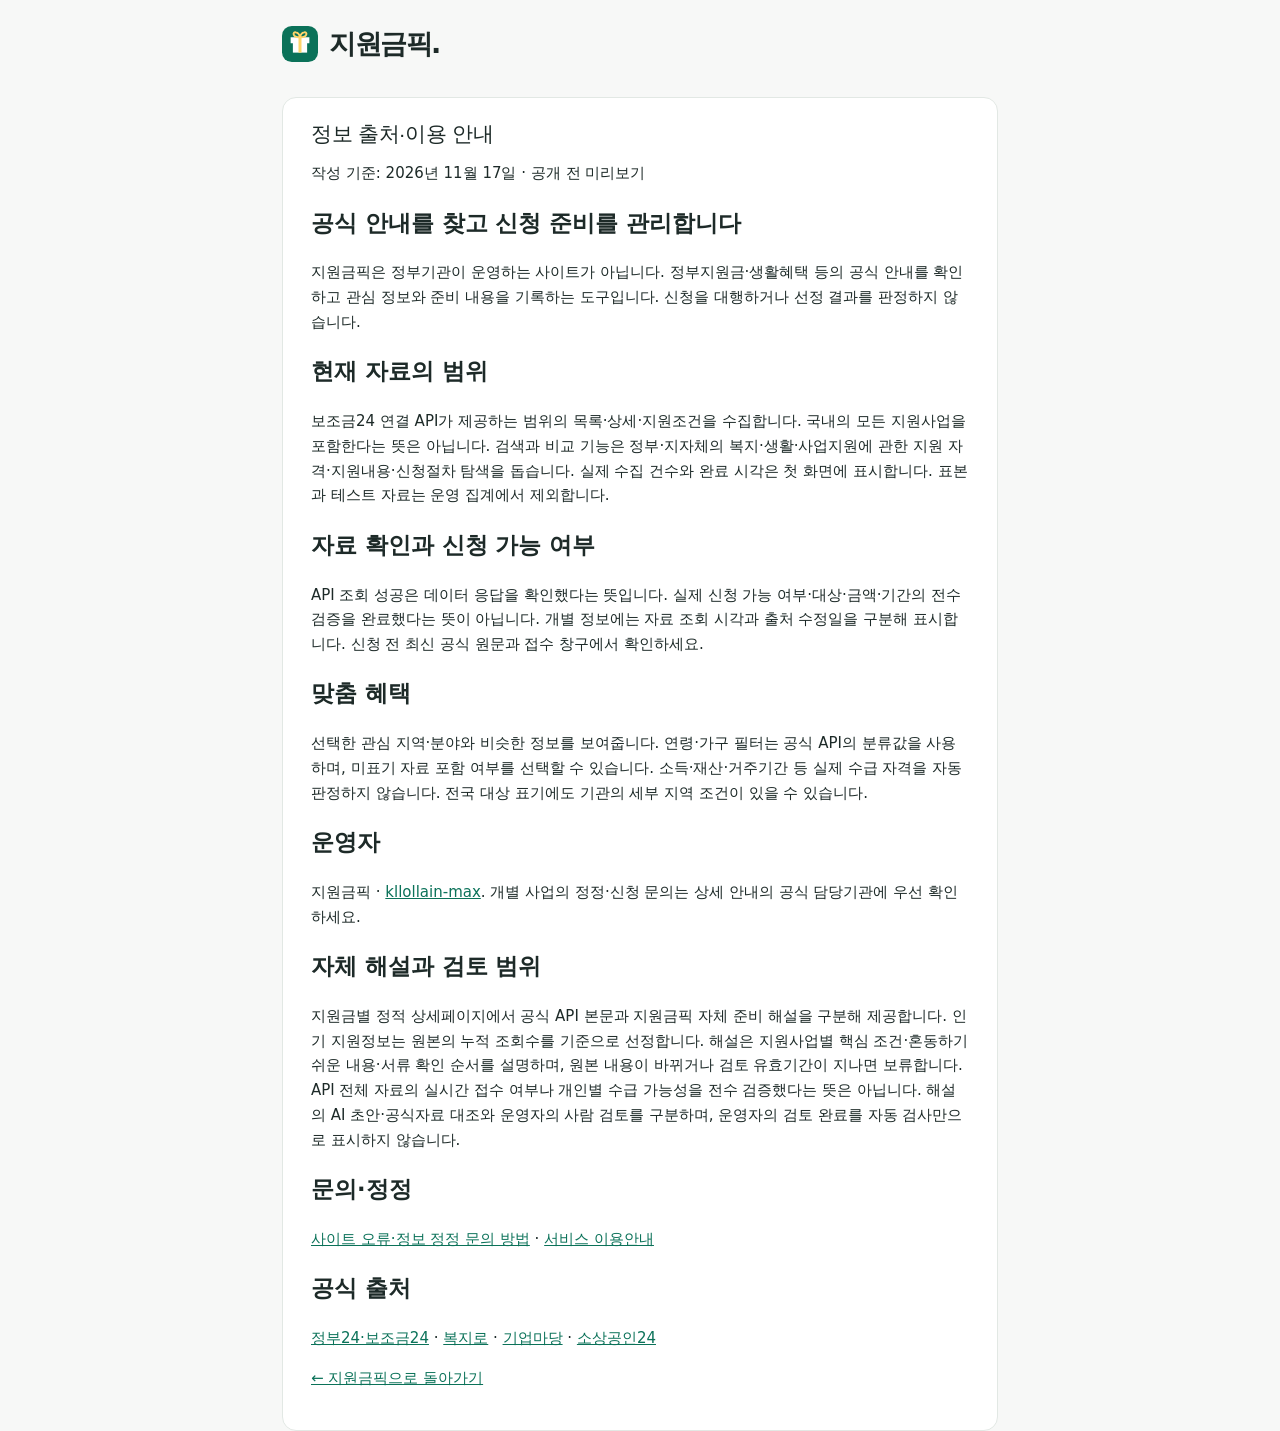
<file: about.html>
<!doctype html><html lang="ko" data-theme="light"><head><meta charset="utf-8"><meta name="viewport" content="width=device-width,initial-scale=1"><meta name="robots" content="noindex,nofollow"><title>정보 출처·이용 안내 | 지원금픽</title><link rel="icon" href="icon.svg"><link rel="stylesheet" href="careerpick-base.css"><link rel="stylesheet" href="styles.css"></head><body><main class="site-shell detail-section"><header class="header"><a class="brand" href="./"><img src="icon.svg" width="36" height="36" alt=""><strong>지원금픽.</strong></a></header><article class="detail-block"><h1>정보 출처·이용 안내</h1><p>작성 기준: 2026년 11월 17일 · 공개 전 미리보기</p><h2>공식 안내를 찾고 신청 준비를 관리합니다</h2><p>지원금픽은 정부기관이 운영하는 사이트가 아닙니다. 정부지원금·생활혜택 등의 공식 안내를 확인하고 관심 정보와 준비 내용을 기록하는 도구입니다. 신청을 대행하거나 선정 결과를 판정하지 않습니다.</p><h2>현재 자료의 범위</h2><p>보조금24 연결 API가 제공하는 범위의 목록·상세·지원조건을 수집합니다. 국내의 모든 지원사업을 포함한다는 뜻은 아닙니다. 검색과 비교 기능은 정부·지자체의 복지·생활·사업지원에 관한 지원 자격·지원내용·신청절차 탐색을 돕습니다. 실제 수집 건수와 완료 시각은 첫 화면에 표시합니다. 표본과 테스트 자료는 운영 집계에서 제외합니다.</p><h2>자료 확인과 신청 가능 여부</h2><p>API 조회 성공은 데이터 응답을 확인했다는 뜻입니다. 실제 신청 가능 여부·대상·금액·기간의 전수 검증을 완료했다는 뜻이 아닙니다. 개별 정보에는 자료 조회 시각과 출처 수정일을 구분해 표시합니다. 신청 전 최신 공식 원문과 접수 창구에서 확인하세요.</p><h2>맞춤 혜택</h2><p>선택한 관심 지역·분야와 비슷한 정보를 보여줍니다. 연령·가구 필터는 공식 API의 분류값을 사용하며, 미표기 자료 포함 여부를 선택할 수 있습니다. 소득·재산·거주기간 등 실제 수급 자격을 자동 판정하지 않습니다. 전국 대상 표기에도 기관의 세부 지역 조건이 있을 수 있습니다.</p><h2>운영자</h2><p>지원금픽 · <a href="https://github.com/kllollain-max" target="_blank" rel="noopener noreferrer">kllollain-max</a>. 개별 사업의 정정·신청 문의는 상세 안내의 공식 담당기관에 우선 확인하세요.</p><h2>자체 해설과 검토 범위</h2><p>지원금별 정적 상세페이지에서 공식 API 본문과 지원금픽 자체 준비 해설을 구분해 제공합니다. 인기 지원정보는 원본의 누적 조회수를 기준으로 선정합니다. 해설은 지원사업별 핵심 조건·혼동하기 쉬운 내용·서류 확인 순서를 설명하며, 원본 내용이 바뀌거나 검토 유효기간이 지나면 보류합니다. API 전체 자료의 실시간 접수 여부나 개인별 수급 가능성을 전수 검증했다는 뜻은 아닙니다. 해설의 AI 초안·공식자료 대조와 운영자의 사람 검토를 구분하며, 운영자의 검토 완료를 자동 검사만으로 표시하지 않습니다.</p><h2>문의·정정</h2><p><a href="contact.html">사이트 오류·정보 정정 문의 방법</a> · <a href="terms.html">서비스 이용안내</a></p><h2>공식 출처</h2><p><a href="https://plus.gov.kr/" target="_blank" rel="noopener noreferrer">정부24·보조금24</a> · <a href="https://www.bokjiro.go.kr/" target="_blank" rel="noopener noreferrer">복지로</a> · <a href="https://www.bizinfo.go.kr/web/index.do" target="_blank" rel="noopener noreferrer">기업마당</a> · <a href="https://www.sbiz24.kr/" target="_blank" rel="noopener noreferrer">소상공인24</a></p><p><a href="./">← 지원금픽으로 돌아가기</a></p></article></main></body></html>
</file>
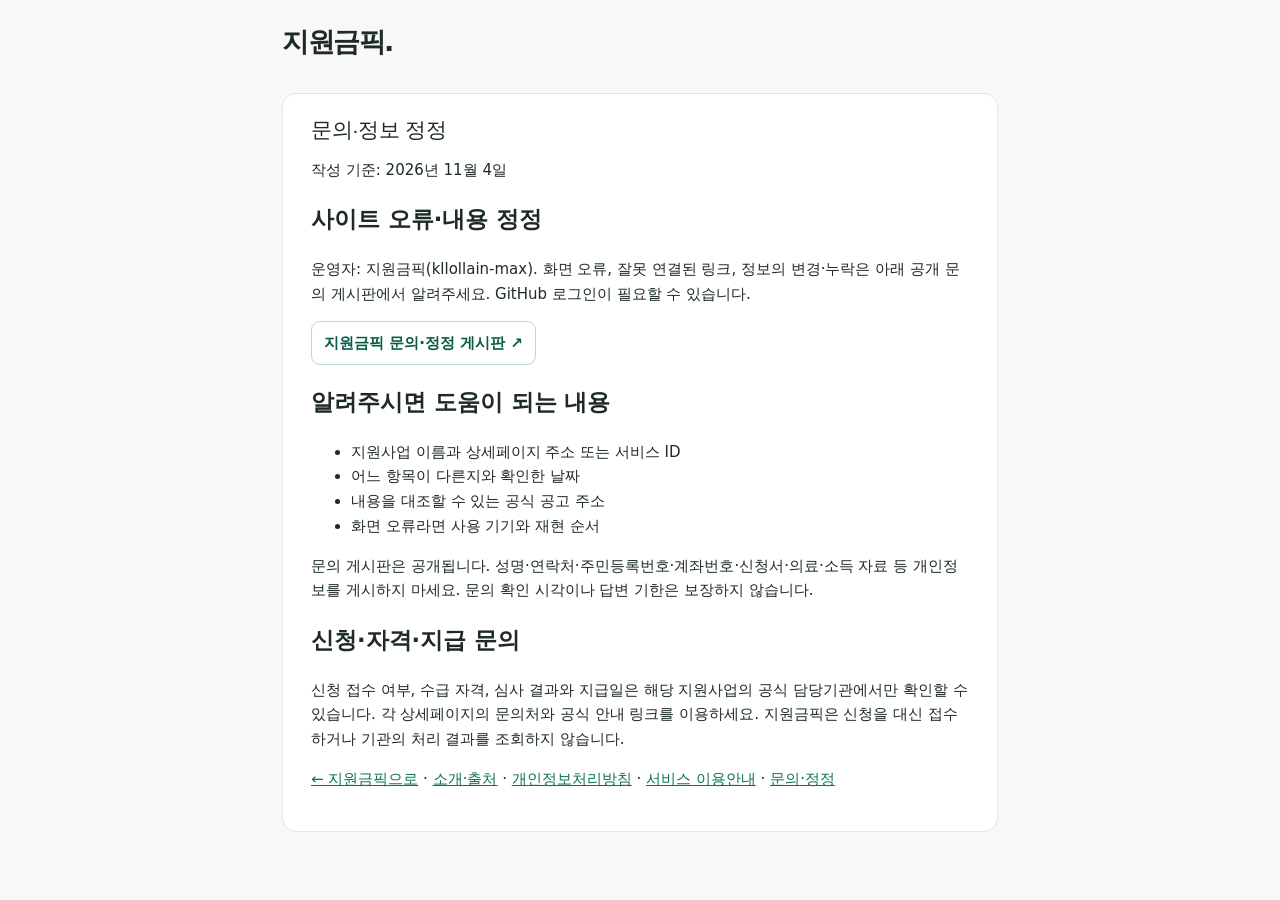
<file: contact.html>
<!doctype html><html lang="ko" data-theme="light"><head><meta charset="utf-8"><meta name="viewport" content="width=device-width,initial-scale=1"><meta name="robots" content="noindex,nofollow"><title>문의·정보 정정 | 지원금픽</title><link rel="icon" href="icon.svg"><link rel="stylesheet" href="careerpick-base.css"><link rel="stylesheet" href="styles.css"></head><body><main class="site-shell detail-section"><header class="header"><a class="brand" href="./"><strong>지원금픽.</strong></a></header><article class="detail-block"><h1>문의·정보 정정</h1><p>작성 기준: 2026년 11월 4일</p><h2>사이트 오류·내용 정정</h2><p>운영자: 지원금픽(kllollain-max). 화면 오류, 잘못 연결된 링크, 정보의 변경·누락은 아래 공개 문의 게시판에서 알려주세요. GitHub 로그인이 필요할 수 있습니다.</p><p><a class="editorial-link" href="https://github.com/kllollain-max/supportpick/issues/new" target="_blank" rel="noopener noreferrer">지원금픽 문의·정정 게시판 ↗</a></p><h2>알려주시면 도움이 되는 내용</h2><ul><li>지원사업 이름과 상세페이지 주소 또는 서비스 ID</li><li>어느 항목이 다른지와 확인한 날짜</li><li>내용을 대조할 수 있는 공식 공고 주소</li><li>화면 오류라면 사용 기기와 재현 순서</li></ul><p>문의 게시판은 공개됩니다. 성명·연락처·주민등록번호·계좌번호·신청서·의료·소득 자료 등 개인정보를 게시하지 마세요. 문의 확인 시각이나 답변 기한은 보장하지 않습니다.</p><h2>신청·자격·지급 문의</h2><p>신청 접수 여부, 수급 자격, 심사 결과와 지급일은 해당 지원사업의 공식 담당기관에서만 확인할 수 있습니다. 각 상세페이지의 문의처와 공식 안내 링크를 이용하세요. 지원금픽은 신청을 대신 접수하거나 기관의 처리 결과를 조회하지 않습니다.</p><p><a href="./">← 지원금픽으로</a> · <a href="about.html">소개·출처</a> · <a href="privacy.html">개인정보처리방침</a> · <a href="terms.html">서비스 이용안내</a> · <a href="contact.html">문의·정정</a></p></article></main></body></html>
</file>
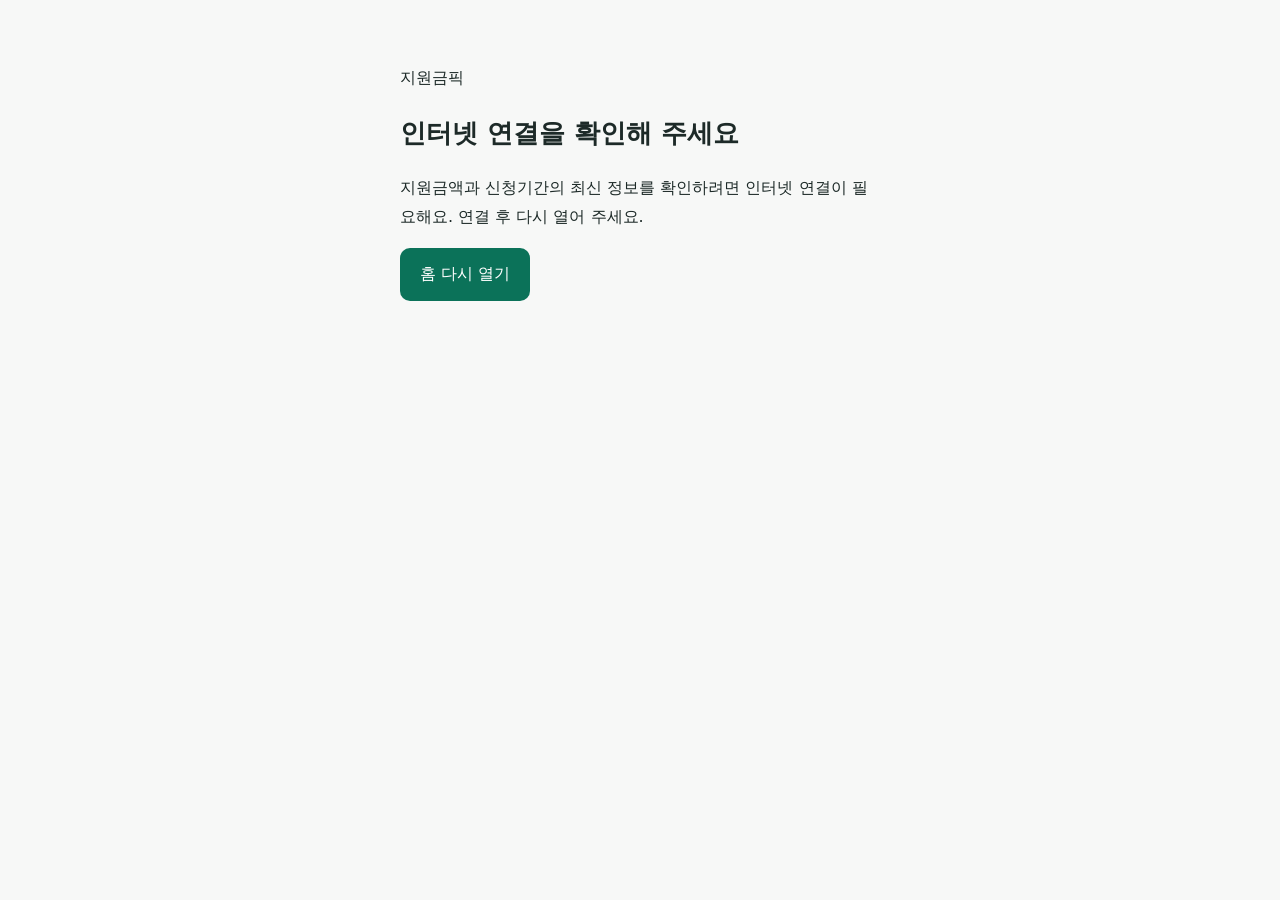
<file: offline.html>
<!doctype html>
<html lang="ko"><head><meta charset="utf-8"><meta name="viewport" content="width=device-width,initial-scale=1">
<meta name="robots" content="noindex,nofollow"><title>인터넷 연결 확인 - 지원금픽</title>
<meta name="description" content="인터넷에 다시 연결한 뒤 지원금픽의 최신 지원정보를 확인하세요.">
<meta name="theme-color" content="#0b7259">
<style>body{margin:0;padding:48px 24px;background:#f7f8f7;color:#1d2a28;font:16px/1.8 system-ui,sans-serif}main{max-width:480px;margin:auto}h1{font-size:26px}a{display:inline-block;background:#0b7259;color:white;padding:12px 20px;border-radius:10px;text-decoration:none}</style>
</head><body><main><p>지원금픽</p><h1>인터넷 연결을 확인해 주세요</h1><p>지원금액과 신청기간의 최신 정보를 확인하려면 인터넷 연결이 필요해요. 연결 후 다시 열어 주세요.</p><a href="./">홈 다시 열기</a></main></body></html>
</file>
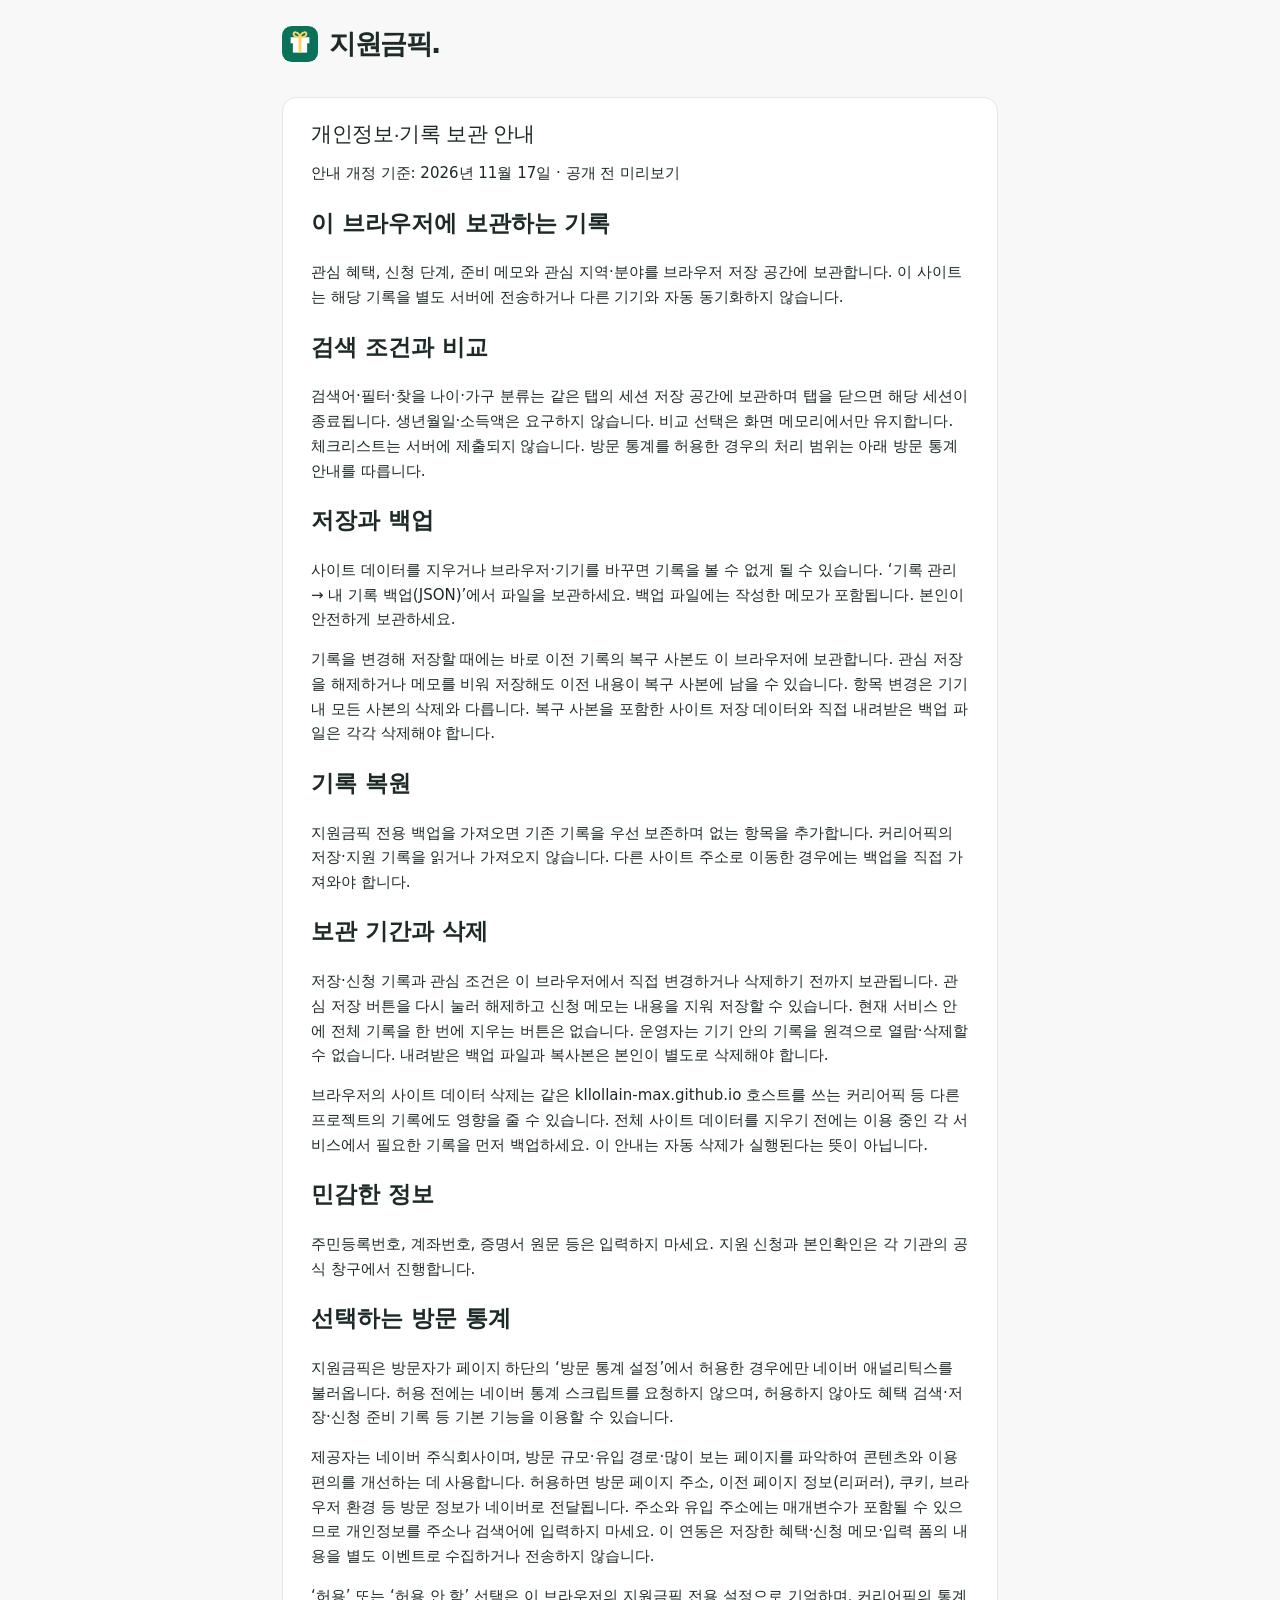
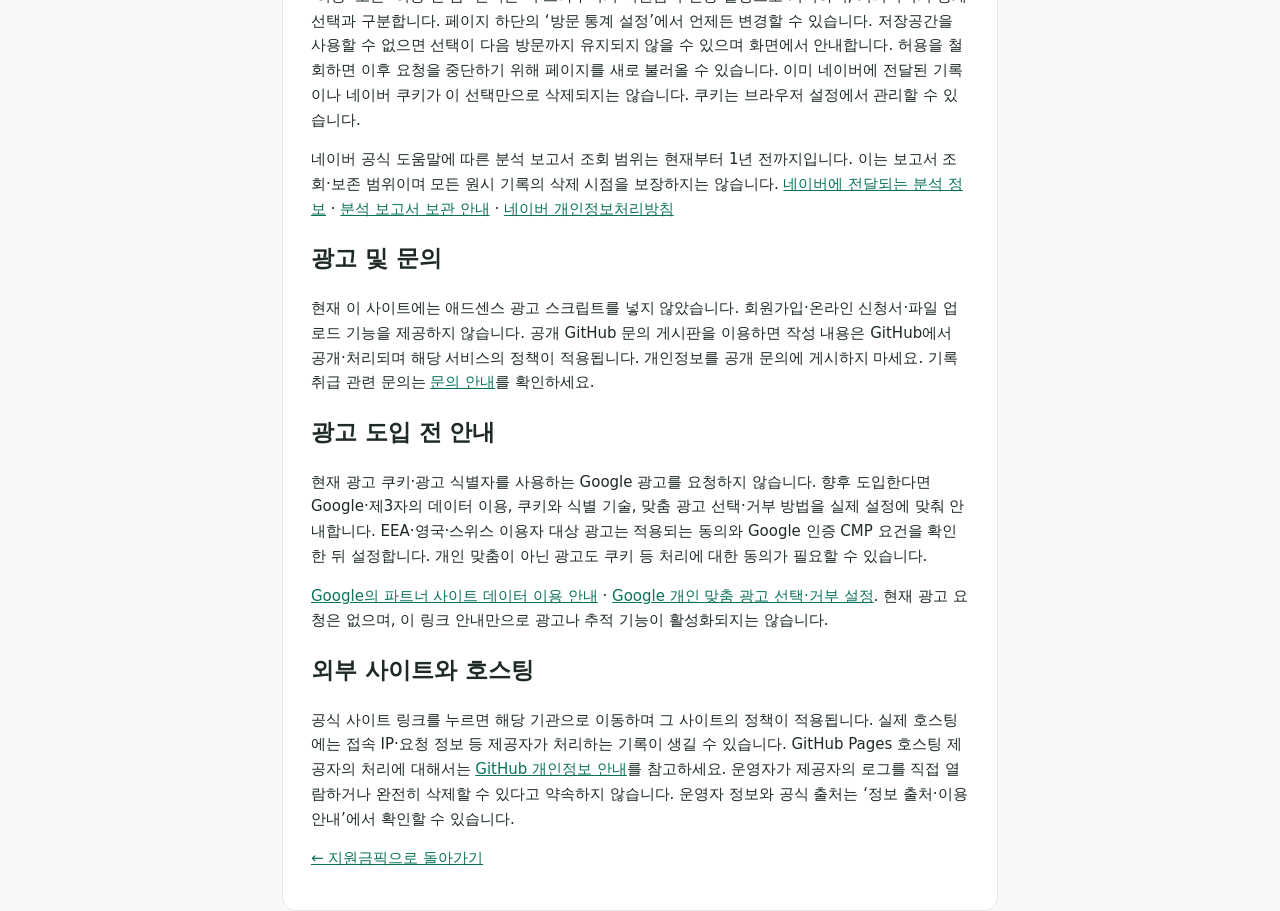
<file: privacy.html>
<!doctype html><html lang="ko" data-theme="light"><head><meta charset="utf-8"><meta name="viewport" content="width=device-width,initial-scale=1"><meta name="robots" content="noindex,nofollow"><title>개인정보·기록 보관 안내 | 지원금픽</title><link rel="icon" href="icon.svg"><link rel="stylesheet" href="careerpick-base.css"><link rel="stylesheet" href="styles.css"></head><body><main class="site-shell detail-section"><header class="header"><a class="brand" href="./"><img src="icon.svg" width="36" height="36" alt=""><strong>지원금픽.</strong></a></header><article class="detail-block"><h1>개인정보·기록 보관 안내</h1><p>안내 개정 기준: 2026년 11월 17일 · 공개 전 미리보기</p><h2>이 브라우저에 보관하는 기록</h2><p>관심 혜택, 신청 단계, 준비 메모와 관심 지역·분야를 브라우저 저장 공간에 보관합니다. 이 사이트는 해당 기록을 별도 서버에 전송하거나 다른 기기와 자동 동기화하지 않습니다.</p><h2>검색 조건과 비교</h2><p>검색어·필터·찾을 나이·가구 분류는 같은 탭의 세션 저장 공간에 보관하며 탭을 닫으면 해당 세션이 종료됩니다. 생년월일·소득액은 요구하지 않습니다. 비교 선택은 화면 메모리에서만 유지합니다. 체크리스트는 서버에 제출되지 않습니다. 방문 통계를 허용한 경우의 처리 범위는 아래 방문 통계 안내를 따릅니다.</p><h2>저장과 백업</h2><p>사이트 데이터를 지우거나 브라우저·기기를 바꾸면 기록을 볼 수 없게 될 수 있습니다. ‘기록 관리 → 내 기록 백업(JSON)’에서 파일을 보관하세요. 백업 파일에는 작성한 메모가 포함됩니다. 본인이 안전하게 보관하세요.</p><p>기록을 변경해 저장할 때에는 바로 이전 기록의 복구 사본도 이 브라우저에 보관합니다. 관심 저장을 해제하거나 메모를 비워 저장해도 이전 내용이 복구 사본에 남을 수 있습니다. 항목 변경은 기기 내 모든 사본의 삭제와 다릅니다. 복구 사본을 포함한 사이트 저장 데이터와 직접 내려받은 백업 파일은 각각 삭제해야 합니다.</p><h2>기록 복원</h2><p>지원금픽 전용 백업을 가져오면 기존 기록을 우선 보존하며 없는 항목을 추가합니다. 커리어픽의 저장·지원 기록을 읽거나 가져오지 않습니다. 다른 사이트 주소로 이동한 경우에는 백업을 직접 가져와야 합니다.</p><h2>보관 기간과 삭제</h2><p>저장·신청 기록과 관심 조건은 이 브라우저에서 직접 변경하거나 삭제하기 전까지 보관됩니다. 관심 저장 버튼을 다시 눌러 해제하고 신청 메모는 내용을 지워 저장할 수 있습니다. 현재 서비스 안에 전체 기록을 한 번에 지우는 버튼은 없습니다. 운영자는 기기 안의 기록을 원격으로 열람·삭제할 수 없습니다. 내려받은 백업 파일과 복사본은 본인이 별도로 삭제해야 합니다.</p><p>브라우저의 사이트 데이터 삭제는 같은 kllollain-max.github.io 호스트를 쓰는 커리어픽 등 다른 프로젝트의 기록에도 영향을 줄 수 있습니다. 전체 사이트 데이터를 지우기 전에는 이용 중인 각 서비스에서 필요한 기록을 먼저 백업하세요. 이 안내는 자동 삭제가 실행된다는 뜻이 아닙니다.</p><h2>민감한 정보</h2><p>주민등록번호, 계좌번호, 증명서 원문 등은 입력하지 마세요. 지원 신청과 본인확인은 각 기관의 공식 창구에서 진행합니다.</p><h2 id="visit-analytics">선택하는 방문 통계</h2><p>지원금픽은 방문자가 페이지 하단의 ‘방문 통계 설정’에서 허용한 경우에만 네이버 애널리틱스를 불러옵니다. 허용 전에는 네이버 통계 스크립트를 요청하지 않으며, 허용하지 않아도 혜택 검색·저장·신청 준비 기록 등 기본 기능을 이용할 수 있습니다.</p><p>제공자는 네이버 주식회사이며, 방문 규모·유입 경로·많이 보는 페이지를 파악하여 콘텐츠와 이용 편의를 개선하는 데 사용합니다. 허용하면 방문 페이지 주소, 이전 페이지 정보(리퍼러), 쿠키, 브라우저 환경 등 방문 정보가 네이버로 전달됩니다. 주소와 유입 주소에는 매개변수가 포함될 수 있으므로 개인정보를 주소나 검색어에 입력하지 마세요. 이 연동은 저장한 혜택·신청 메모·입력 폼의 내용을 별도 이벤트로 수집하거나 전송하지 않습니다.</p><p>‘허용’ 또는 ‘허용 안 함’ 선택은 이 브라우저의 지원금픽 전용 설정으로 기억하며, 커리어픽의 통계 선택과 구분합니다. 페이지 하단의 ‘방문 통계 설정’에서 언제든 변경할 수 있습니다. 저장공간을 사용할 수 없으면 선택이 다음 방문까지 유지되지 않을 수 있으며 화면에서 안내합니다. 허용을 철회하면 이후 요청을 중단하기 위해 페이지를 새로 불러올 수 있습니다. 이미 네이버에 전달된 기록이나 네이버 쿠키가 이 선택만으로 삭제되지는 않습니다. 쿠키는 브라우저 설정에서 관리할 수 있습니다.</p><p>네이버 공식 도움말에 따른 분석 보고서 조회 범위는 현재부터 1년 전까지입니다. 이는 보고서 조회·보존 범위이며 모든 원시 기록의 삭제 시점을 보장하지는 않습니다. <a href="https://help.naver.com/service/9864/contents/15398?osType=PC" target="_blank" rel="noopener noreferrer">네이버에 전달되는 분석 정보</a> · <a href="https://help.naver.com/service/9864/contents/15397?lang=ko&amp;osType=PC" target="_blank" rel="noopener noreferrer">분석 보고서 보관 안내</a> · <a href="https://policy.naver.com/rules/privacy.html" target="_blank" rel="noopener noreferrer">네이버 개인정보처리방침</a></p><h2>광고 및 문의</h2><p>현재 이 사이트에는 애드센스 광고 스크립트를 넣지 않았습니다. 회원가입·온라인 신청서·파일 업로드 기능을 제공하지 않습니다. 공개 GitHub 문의 게시판을 이용하면 작성 내용은 GitHub에서 공개·처리되며 해당 서비스의 정책이 적용됩니다. 개인정보를 공개 문의에 게시하지 마세요. 기록 취급 관련 문의는 <a href="contact.html">문의 안내</a>를 확인하세요.</p><h2>광고 도입 전 안내</h2><p>현재 광고 쿠키·광고 식별자를 사용하는 Google 광고를 요청하지 않습니다. 향후 도입한다면 Google·제3자의 데이터 이용, 쿠키와 식별 기술, 맞춤 광고 선택·거부 방법을 실제 설정에 맞춰 안내합니다. EEA·영국·스위스 이용자 대상 광고는 적용되는 동의와 Google 인증 CMP 요건을 확인한 뒤 설정합니다. 개인 맞춤이 아닌 광고도 쿠키 등 처리에 대한 동의가 필요할 수 있습니다.</p><p><a href="https://policies.google.com/technologies/partner-sites?hl=ko" target="_blank" rel="noopener noreferrer">Google의 파트너 사이트 데이터 이용 안내</a> · <a href="https://myadcenter.google.com/" target="_blank" rel="noopener noreferrer">Google 개인 맞춤 광고 선택·거부 설정</a>. 현재 광고 요청은 없으며, 이 링크 안내만으로 광고나 추적 기능이 활성화되지는 않습니다.</p><h2>외부 사이트와 호스팅</h2><p>공식 사이트 링크를 누르면 해당 기관으로 이동하며 그 사이트의 정책이 적용됩니다. 실제 호스팅에는 접속 IP·요청 정보 등 제공자가 처리하는 기록이 생길 수 있습니다. GitHub Pages 호스팅 제공자의 처리에 대해서는 <a href="https://docs.github.com/en/site-policy/privacy-policies/github-general-privacy-statement" target="_blank" rel="noopener noreferrer">GitHub 개인정보 안내</a>를 참고하세요. 운영자가 제공자의 로그를 직접 열람하거나 완전히 삭제할 수 있다고 약속하지 않습니다. 운영자 정보와 공식 출처는 ‘정보 출처·이용 안내’에서 확인할 수 있습니다.</p><p><a href="./">← 지원금픽으로 돌아가기</a></p></article></main></body></html>
</file>
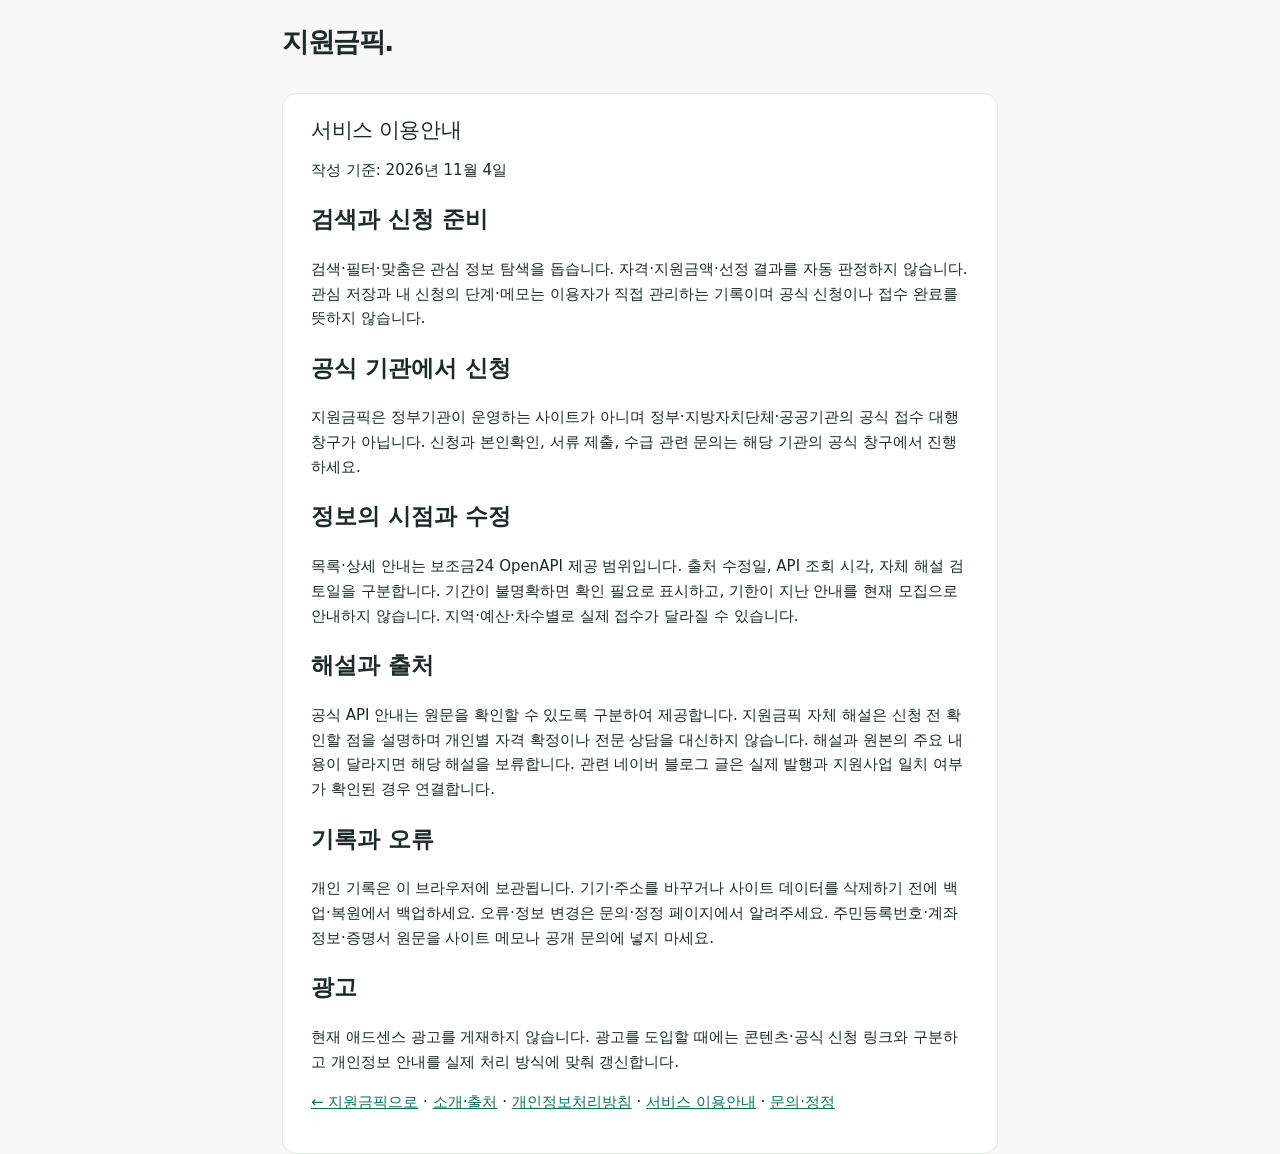
<file: terms.html>
<!doctype html><html lang="ko" data-theme="light"><head><meta charset="utf-8"><meta name="viewport" content="width=device-width,initial-scale=1"><meta name="robots" content="noindex,nofollow"><title>서비스 이용안내 | 지원금픽</title><link rel="icon" href="icon.svg"><link rel="stylesheet" href="careerpick-base.css"><link rel="stylesheet" href="styles.css"></head><body><main class="site-shell detail-section"><header class="header"><a class="brand" href="./"><strong>지원금픽.</strong></a></header><article class="detail-block"><h1>서비스 이용안내</h1><p>작성 기준: 2026년 11월 4일</p><h2>검색과 신청 준비</h2><p>검색·필터·맞춤은 관심 정보 탐색을 돕습니다. 자격·지원금액·선정 결과를 자동 판정하지 않습니다. 관심 저장과 내 신청의 단계·메모는 이용자가 직접 관리하는 기록이며 공식 신청이나 접수 완료를 뜻하지 않습니다.</p><h2>공식 기관에서 신청</h2><p>지원금픽은 정부기관이 운영하는 사이트가 아니며 정부·지방자치단체·공공기관의 공식 접수 대행 창구가 아닙니다. 신청과 본인확인, 서류 제출, 수급 관련 문의는 해당 기관의 공식 창구에서 진행하세요.</p><h2>정보의 시점과 수정</h2><p>목록·상세 안내는 보조금24 OpenAPI 제공 범위입니다. 출처 수정일, API 조회 시각, 자체 해설 검토일을 구분합니다. 기간이 불명확하면 확인 필요로 표시하고, 기한이 지난 안내를 현재 모집으로 안내하지 않습니다. 지역·예산·차수별로 실제 접수가 달라질 수 있습니다.</p><h2>해설과 출처</h2><p>공식 API 안내는 원문을 확인할 수 있도록 구분하여 제공합니다. 지원금픽 자체 해설은 신청 전 확인할 점을 설명하며 개인별 자격 확정이나 전문 상담을 대신하지 않습니다. 해설과 원본의 주요 내용이 달라지면 해당 해설을 보류합니다. 관련 네이버 블로그 글은 실제 발행과 지원사업 일치 여부가 확인된 경우 연결합니다.</p><h2>기록과 오류</h2><p>개인 기록은 이 브라우저에 보관됩니다. 기기·주소를 바꾸거나 사이트 데이터를 삭제하기 전에 백업·복원에서 백업하세요. 오류·정보 변경은 문의·정정 페이지에서 알려주세요. 주민등록번호·계좌정보·증명서 원문을 사이트 메모나 공개 문의에 넣지 마세요.</p><h2>광고</h2><p>현재 애드센스 광고를 게재하지 않습니다. 광고를 도입할 때에는 콘텐츠·공식 신청 링크와 구분하고 개인정보 안내를 실제 처리 방식에 맞춰 갱신합니다.</p><p><a href="./">← 지원금픽으로</a> · <a href="about.html">소개·출처</a> · <a href="privacy.html">개인정보처리방침</a> · <a href="terms.html">서비스 이용안내</a> · <a href="contact.html">문의·정정</a></p></article></main></body></html>
</file>
<file: careerpick-base.css>
/* Reused from CareerPick backup 161b601c; see PROVENANCE.json. */

:root{
  --bg:#F5F7FB; --surface:#FFFFFF; --ink:#14213D; --muted:#5B6475; --line:#DFE4EE;
  --brand:#1F3FBF; --brand-soft:#E6EBFB; --hot:#D92D2A; --hot-soft:#FDE8E7;
  --tile:#EEF1F6; --tile-ink:#3A4560; --closed:#9AA3B2; --chip:#F0F2F7; --star:#E8A400;
  --green:#0E7C5B; --green-soft:#E1F4EC;
  box-sizing:border-box;
  padding-top:env(safe-area-inset-top,0px); padding-bottom:env(safe-area-inset-bottom,0px);
}
@media (prefers-color-scheme: dark){
  :root:not([data-theme="light"]){
    --bg:#0F1524; --surface:#172036; --ink:#E8ECF5; --muted:#9AA6BD; --line:#2A3550;
    --brand:#7C95FF; --brand-soft:#212C4D; --hot:#FF6B66; --hot-soft:#3A1F27;
    --tile:#1E2840; --tile-ink:#C3CBDD; --closed:#5E6880; --chip:#212B44; --star:#FFC233;
    --green:#4CD3A5; --green-soft:#15332B;
  }
}
:root[data-theme="dark"]{
  --bg:#0F1524; --surface:#172036; --ink:#E8ECF5; --muted:#9AA6BD; --line:#2A3550;
  --brand:#7C95FF; --brand-soft:#212C4D; --hot:#FF6B66; --hot-soft:#3A1F27;
  --tile:#1E2840; --tile-ink:#C3CBDD; --closed:#5E6880; --chip:#212B44; --star:#FFC233;
  --green:#4CD3A5; --green-soft:#15332B;
}
*,*::before,*::after{box-sizing:inherit}
html{scroll-padding-top:env(safe-area-inset-top,0px)}
body{margin:0;background:var(--bg);color:var(--ink);font-family:"IBM Plex Sans KR","Apple SD Gothic Neo","Malgun Gothic",system-ui,sans-serif;font-size:15px;line-height:1.5;-webkit-font-smoothing:antialiased}
button{font:inherit;color:inherit}
.wrap{max-width:720px;margin:0 auto;padding:0 14px 40px}

/* 헤더: 첫 화면에 카드가 2~3개 보이도록 압축 */
header{padding:12px 0 8px;display:flex;align-items:center;gap:10px}
.logo{width:38px;height:38px;border-radius:10px;background:var(--brand);color:#fff;display:grid;place-items:center;font-family:"Black Han Sans",sans-serif;font-size:12px;line-height:1.05;text-align:center;flex:none}
h1{margin:0;font-family:"Black Han Sans","IBM Plex Sans KR",sans-serif;font-weight:400;font-size:21px;letter-spacing:-.3px;line-height:1.15}
.sub{font-size:12px;color:var(--muted);margin-top:2px}

/* 검색창 + 필터 */
.searchbar{display:flex;gap:8px;margin:4px 0 10px}
.search{flex:1;min-width:0;display:flex;align-items:center;gap:8px;background:var(--surface);border:1px solid var(--line);border-radius:12px;padding:0 12px}
.search svg{flex:none;color:var(--muted)}
.search input{flex:1;min-width:0;border:0;background:none;color:var(--ink);font:inherit;padding:11px 0;outline:none}
.search:focus-within{border-color:var(--brand)}
.fbtn{flex:none;border:1px solid var(--line);background:var(--surface);border-radius:12px;padding:0 14px;font-weight:600;font-size:14px;cursor:pointer;position:relative}
.fbtn[data-on="true"]::after{content:"";position:absolute;top:8px;right:8px;width:7px;height:7px;border-radius:50%;background:var(--brand)}
.panel{display:none;margin:-2px 0 10px;padding:12px 14px;background:var(--surface);border:1px solid var(--line);border-radius:12px}
.panel.open{display:block}
.panel .h{display:block;font-size:12px;font-weight:600;color:var(--muted);margin:10px 0 6px}
.panel .h:first-child{margin-top:0}
.chips{display:flex;flex-wrap:wrap;gap:6px}
.chip{appearance:none;border:1px solid var(--line);background:var(--bg);font-size:13px;padding:5px 11px;border-radius:999px;cursor:pointer}
.chip[aria-pressed="true"]{background:var(--brand);border-color:var(--brand);color:#fff}
.reset{margin-top:12px;appearance:none;border:0;background:none;color:var(--muted);font-size:13px;text-decoration:underline;cursor:pointer;padding:0}

/* 탭: 잘리면 오른쪽 페이드로 스크롤 힌트 */
.tabs-wrap{position:sticky;top:env(safe-area-inset-top,0px);z-index:5;background:var(--bg);border-bottom:1px solid var(--line)}
.tabs-wrap::after{content:"";position:absolute;top:0;right:0;bottom:1px;width:36px;background:linear-gradient(to right,transparent,var(--bg));pointer-events:none;opacity:0;transition:opacity .2s}
.tabs-wrap.more::after{opacity:1}
.tabs{display:flex;overflow-x:auto;scrollbar-width:none}
.tabs::-webkit-scrollbar{display:none}
.tab{appearance:none;border:0;background:none;color:var(--muted);font-weight:600;font-size:14px;padding:11px 9px;white-space:nowrap;border-bottom:3px solid transparent;cursor:pointer}
.tab .n{font-weight:500;font-size:12px;margin-left:2px}
.tab[aria-selected="true"]{color:var(--brand);border-bottom-color:var(--brand)}

.summary{margin:10px 2px 8px;font-size:13px;color:var(--muted)}
.summary b{color:var(--ink)}
.summary .hot{color:var(--hot);font-weight:700}
.list{list-style:none;margin:0;padding:0;display:flex;flex-direction:column;gap:8px}

/* 채용공고 카드: 기관명 → 공고명 → 조건 칩 → 마감 */
.card{background:var(--surface);border:1px solid var(--line);border-radius:14px}
.job .main{display:flex;gap:12px;padding:12px 12px 8px;color:inherit;text-decoration:none}
.dd{flex:none;width:58px;border-radius:10px;display:flex;flex-direction:column;align-items:center;justify-content:center;padding:8px 0;text-align:center;background:var(--tile);color:var(--tile-ink);align-self:flex-start;min-height:62px}
.dd .big{font-family:"Black Han Sans",sans-serif;font-size:21px;line-height:1}
.dd .sm{font-size:10.5px;margin-top:4px;font-weight:600}
.dd.hot{background:var(--hot-soft);color:var(--hot)}
.dd.closed{background:var(--bg);color:var(--closed)}
.dd .big.dday{font-size:16px}
.dd.none .big{font-size:13px;font-family:inherit;font-weight:700}
.body{min-width:0;flex:1}
.org{font-size:13px;font-weight:700;color:var(--brand);display:flex;gap:6px;align-items:center;flex-wrap:wrap}
.org .rg{color:var(--muted);font-weight:500}
.new{font-size:10px;font-weight:700;color:#fff;background:var(--hot);border-radius:4px;padding:0 4px;line-height:16px}
.title{margin:2px 0 6px;font-size:15.5px;font-weight:700;line-height:1.38;word-break:keep-all}
.tags{display:flex;flex-wrap:wrap;gap:4px;margin-bottom:6px}
.tag{font-size:12px;background:var(--chip);color:var(--ink);border-radius:6px;padding:1px 7px}
.tag.n{font-weight:700}
.due{font-size:13px;font-weight:600}
.due.hot{color:var(--hot)}
.due.closed{color:var(--closed);font-weight:500}
.actions{display:flex;border-top:1px solid var(--line)}
.actions > *{flex:1;display:flex;align-items:center;justify-content:center;gap:4px;padding:9px 4px;font-size:12.5px;color:var(--muted);text-decoration:none;background:none;border:0;cursor:pointer;white-space:nowrap}
.actions > * + *{border-left:1px solid var(--line)}
.save[aria-pressed="true"]{color:var(--star);font-weight:700}
.is-closed .title,.is-closed .org{color:var(--closed)}
</file>
<file: styles.css>
:root{--bg:#f7f8f7;--surface:#fff;--ink:#1d2a28;--muted:#63716d;--line:#e2e8e4;--brand:#0b7259;--brand-soft:#e7f3ed;--tile:#edf1ee;--tile-ink:#42584d;--chip:#f0f5f2;--green:#0b7259;--green-soft:#e5f3eb;color-scheme:light}
body{font-family:"Pretendard","Apple SD Gothic Neo","Malgun Gothic",system-ui,sans-serif;line-height:1.65;font-size:15px}a{color:var(--brand)}button,a,input,select,textarea{-webkit-tap-highlight-color:transparent}button{cursor:pointer}button:disabled{opacity:.5;cursor:not-allowed}input,select,textarea{font:inherit}input,textarea{width:100%;border:1px solid var(--line);border-radius:10px;padding:11px 12px;color:var(--ink);background:var(--surface)}select{max-width:100%;min-height:44px;border:1px solid var(--line);padding:8px 30px 8px 12px;border-radius:9px;background:var(--surface);color:var(--ink)}button{min-height:44px}a,button,input,select,textarea{scroll-margin-top:24px}.skip{position:fixed;top:-100px;left:20px;background:var(--brand);color:white;z-index:100;padding:10px 20px}.skip:focus{top:10px}.site-shell{max-width:1120px;padding:0 32px;margin:auto}.header{padding:26px 0 20px;justify-content:space-between}.brand{display:flex;gap:11px;align-items:center;text-decoration:none;color:var(--ink)}.brand strong{font-size:27px;font-weight:850;letter-spacing:-1.5px;line-height:1.2}.brand small{display:block;font-size:11px;color:var(--muted);letter-spacing:.6px}.brand-dot{color:var(--brand)}.header-actions{display:flex;align-items:center;gap:16px}.preview-tag{font-size:11px;background:#fff3d6;color:#7e5b18;padding:3px 9px;border-radius:5px}.quiet{border:1px solid var(--line);border-radius:9px;padding:8px 15px;background:var(--surface);color:var(--ink);font-weight:600;font-size:13px}.primary{border:1px solid var(--brand);background:var(--brand);color:white;border-radius:10px;padding:12px 20px;display:inline-flex;align-items:center;justify-content:center;gap:20px;text-decoration:none;font-size:14px;font-weight:700}.main-nav{display:flex;gap:20px;border-bottom:1px solid var(--line);margin-bottom:26px}.main-nav button{border:0;border-bottom:3px solid transparent;background:none;padding:14px 10px 13px;color:var(--muted);font-size:14px;font-weight:650;display:flex;gap:7px;align-items:center;white-space:nowrap}.main-nav button[aria-current="page"]{color:var(--brand);border-bottom-color:var(--brand)}.nav-icon{font-size:18px;font-weight:500}.nav-count{font-size:11px;background:var(--tile);border-radius:5px;padding:0 5px}.hero{background:#edf4ed;border:1px solid #e2ece2;border-radius:20px;min-height:302px;padding:34px 42px;display:flex;justify-content:space-between;position:relative;overflow:hidden;gap:20px;margin-bottom:36px}.hero :is(h1,.hero-title){font-family:inherit;font-size:32px;font-weight:800;line-height:1.5;letter-spacing:-1.4px;margin:11px 0}.hero p{font-size:14px;color:#566d60;margin:0 0 20px}.eyebrow{font-size:10px;letter-spacing:1.6px;font-weight:700;color:var(--brand)}.hero .eyebrow{font-size:11px;letter-spacing:0}.status-dot{display:inline-block;width:6px;height:6px;background:var(--brand);border-radius:50%;margin-right:5px}.hero-visual{width:290px;min-width:240px;position:relative;align-self:center;height:230px}.hero-orbit{position:absolute;inset:0;border-radius:50%;background:#dcebdc}.benefit-ticket{position:absolute;left:44px;top:13px;width:172px;height:214px;background:#fffef4;transform:rotate(10deg);box-shadow:0 16px 30px #244f2b15;border-radius:15px;padding:22px;color:#164631;border:1px solid #e2e5d2}.ticket-label{font-size:11px;font-weight:700}.ticket-mark{display:block;font-size:64px;font-weight:900;line-height:1.2;letter-spacing:-4px;margin:9px 0}.ticket-mark span{font-size:26px;letter-spacing:-1px}.ticket-line{display:block;border-top:1px dashed #a5b8a2;margin:12px -22px}.ticket-caption{font-size:9px;white-space:nowrap;letter-spacing:-.3px}.ticket-stamp{position:absolute;top:11px;right:12px;font-size:20px;color:#9dab70}.float-tag{position:absolute;right:-5px;top:27px;padding:7px 13px;background:white;border-radius:9px;font-size:12px;font-weight:700;transform:rotate(-8deg);box-shadow:0 6px 16px #244f2b10}.float-tag b{color:var(--brand);margin-left:8px}.float-tag.second{top:auto;right:auto;left:-7px;bottom:30px;background:#ffe299;transform:rotate(-5deg)}.section-heading{display:flex;justify-content:space-between;align-items:center;gap:16px;margin-bottom:18px}.section-heading :is(h1,h2){font-size:21px;letter-spacing:-.7px;margin:4px 0 0;font-weight:750}.section-heading .muted{font-size:12px}.searchbar{gap:10px;margin:0 0 14px}.search{padding:0 16px;border-radius:11px}.search input{border:0;border-radius:0;padding:14px 0;font-size:14px}.fbtn{padding:0 20px;font-size:13px}.categories{display:flex;gap:7px;flex-wrap:wrap;margin:16px 0}.categories .chip{padding:8px 15px;font-size:13px;background:white}.categories .chip[aria-pressed="true"]{background:var(--brand-soft);color:var(--brand);border-color:#b3d6c4;font-weight:700}.filters{border:1px solid var(--line);border-radius:12px;padding:14px;background:#fff;display:flex;gap:16px;align-items:center;flex-wrap:wrap;margin:0 0 16px}.filters[hidden]{display:none}.filters label{font-size:13px;display:flex;gap:8px;align-items:center}.results-line{display:flex;justify-content:space-between;gap:10px;align-items:center;margin:20px 0 4px}.results-line p{font-size:13px;margin:0}.results-line label{color:var(--muted);font-size:12px;display:flex;gap:8px;align-items:center}.results-line select{border:0;background:none;font-size:12px;min-height:38px;padding-left:4px}.data-note{font-size:12px;color:var(--muted);margin:0 0 15px}.benefit-list{display:grid;grid-template-columns:repeat(3,minmax(0,1fr));gap:16px}.benefit-card{border:1px solid var(--line);border-radius:14px;background:white;display:flex;flex-direction:column;min-width:0}.card-content{padding:22px 21px;flex:1}.card-top{display:flex;justify-content:space-between;align-items:center;gap:8px}.badge{font-size:11px;display:inline-block;background:#f4f1e7;color:#7c6220;padding:3px 8px;border-radius:5px}.category-badge{background:var(--brand-soft);color:var(--brand);font-size:11px;padding:3px 8px;border-radius:5px;font-weight:600}.benefit-card h3{font-size:20px;letter-spacing:-.5px;line-height:1.5;margin:13px 0 6px}.title-link{appearance:none;background:none;border:0;text-align:left;font-size:inherit;font-weight:750;padding:0;color:var(--ink);line-height:inherit;min-height:0}.title-link:hover{color:var(--brand)}.organization{font-size:12px;color:var(--muted);margin:0 0 13px}.card-summary{font-size:13px;line-height:1.8;margin:0 0 18px;color:#4c5c55}.card-meta{display:grid;grid-template-columns:48px 1fr;gap:6px;font-size:12px;line-height:1.7;margin:0}.card-meta dt{color:var(--muted)}.card-meta dd{margin:0;overflow-wrap:anywhere}.card-actions{display:flex;border-top:1px solid var(--line)}.card-actions button{border:0;background:none;flex:1;font-size:12px;color:var(--muted);padding:12px 8px;min-width:0}.card-actions button+button{border-left:1px solid var(--line);color:var(--brand);font-weight:700}.card-actions .saved{color:var(--brand);font-weight:700}.match-reason{color:var(--brand);background:#f2f8f3;font-size:12px;padding:8px 10px;border-radius:7px;margin:14px 0 0}.empty-state{grid-column:1/-1;background:white;border:1px dashed #cbd8ce;border-radius:14px;padding:34px 20px;text-align:center}.empty-state .empty-mark{font-size:28px;color:var(--brand)}.empty-state h3{font-size:17px;margin:6px 0}.empty-state p{font-size:13px;color:var(--muted);margin:8px 0 18px}.context-note{font-size:13px;line-height:1.8;padding:14px 16px;background:#eef5f0;color:#3d5e4b;border-radius:10px;margin:12px 0}.warning{padding:14px 16px;border:1px solid #ebbd88;background:#fff5e8;border-radius:10px;color:#70400f;font-size:13px;margin:16px 0}.muted{color:var(--muted)}.portal-section{margin-top:44px;padding-top:26px;border-top:1px solid var(--line)}.portal-grid{display:grid;grid-template-columns:repeat(2,minmax(0,1fr));gap:12px}.portal-grid a{display:flex;align-items:center;gap:14px;padding:19px;background:white;border:1px solid var(--line);border-radius:12px;color:var(--ink);text-decoration:none}.portal-grid a>span:last-child{margin-left:auto;color:#82968a}.portal-grid a:hover{border-color:#7aaa93}.portal-icon{width:43px;height:43px;display:grid;place-items:center;flex:none;border-radius:11px;font-size:17px;font-weight:800}.blue{background:#edf2ff;color:#4162b2}.coral{background:#fdf0e9;color:#a65b3e}.violet{background:#f3edfa;color:#8461b0}.green{background:#eaf5ec;color:#287747}.portal-grid strong{font-size:14px}.portal-grid p{font-size:12px;color:var(--muted);margin:2px 0 0}footer{display:flex;justify-content:space-between;gap:30px;border-top:1px solid var(--line);margin-top:42px;padding:26px 0 34px;font-size:11px;color:var(--muted)}footer strong{font-size:19px;color:#56675d;letter-spacing:-1px}footer p{margin:4px 0 10px}footer a{color:var(--muted);text-decoration:none}.footer-sep{margin:0 8px}.guide-steps{display:grid;grid-template-columns:repeat(4,minmax(0,1fr));gap:12px}.guide-steps article{background:white;padding:22px;border:1px solid var(--line);border-radius:12px}.guide-steps article>span{font-size:12px;color:var(--brand);font-weight:700}.guide-steps h3{font-size:16px;margin:12px 0 8px}.guide-steps p{font-size:13px;color:var(--muted);margin:0}.detail-section{max-width:780px;margin:0 auto}.back-button{margin:2px 0 24px}.detail-header{background:white;border:1px solid var(--line);border-radius:16px;padding:28px}.detail-header h2{font-size:27px;letter-spacing:-1px;margin:14px 0 8px}.detail-header>p{font-size:14px;color:var(--muted);margin:0 0 20px}.detail-actions{display:flex;gap:8px;flex-wrap:wrap;margin-top:18px}.detail-block{background:white;border:1px solid var(--line);padding:24px 28px;border-radius:14px;margin-top:15px}.detail-block h3{font-size:17px;margin:0 0 12px}.source-text{white-space:pre-wrap;overflow-wrap:anywhere;font-size:14px;line-height:1.9;margin:0}.source-meta{font-size:12px;color:var(--muted)}.tracker-card{grid-column:1/-1;padding:22px;border:1px solid var(--line);border-radius:14px;background:white}.tracker-card h3{margin:0 0 4px;font-size:18px}.tracker-card p{font-size:12px;color:var(--muted)}.tracker-grid{display:grid;grid-template-columns:180px 1fr auto;gap:16px;align-items:end}.tracker-grid label{display:flex;flex-direction:column;gap:6px;font-size:12px}.tracker-grid textarea{min-height:90px;resize:vertical;font-size:14px}.tracker-grid select{width:100%}.draft-indicator{font-size:11px;color:var(--brand)}dialog{border:1px solid var(--line);border-radius:18px;padding:26px;width:min(480px,calc(100% - 28px));max-height:90dvh;overflow:auto;color:var(--ink)}dialog::backdrop{background:#14241bc0}dialog h2{font-size:21px;margin:0}dialog p{font-size:13px;line-height:1.8}dialog label{font-size:13px;display:flex;flex-direction:column;gap:6px;margin-top:18px}dialog select{width:100%}.dialog-header{display:flex;justify-content:space-between;align-items:center;gap:16px}.icon-button{background:var(--bg);border:1px solid var(--line);border-radius:9px;min-width:44px;font-size:22px}.dialog-actions{display:flex;gap:10px;justify-content:flex-end;margin-top:24px}.record-actions{display:flex;flex-direction:column;gap:14px;margin:20px 0}.file-button{position:relative;display:flex;align-items:center;justify-content:center;border:1px solid var(--line);border-radius:9px;min-height:46px;font-weight:700;background:#f6f8f6;margin:0!important;overflow:hidden}.file-button input{position:absolute;inset:0;opacity:0;cursor:pointer}.file-button:focus-within{outline:3px solid var(--brand);outline-offset:2px}.form-error{color:#a12e24;font-size:13px}#toast{position:fixed;bottom:30px;left:50%;transform:translateX(-50%);max-width:calc(100% - 28px);background:#1d3528;color:white;border-radius:12px;padding:12px 20px;box-shadow:0 5px 20px #0002;font-size:13px;z-index:50}.mobile-only{display:none}[hidden]{display:none!important}
@media(max-width:900px){.site-shell{padding:0 24px}.benefit-list{grid-template-columns:repeat(2,minmax(0,1fr))}.hero{padding:30px}.hero :is(h1,.hero-title){font-size:29px}.hero-visual{transform:scale(.88);transform-origin:right center;min-width:215px;width:230px}.guide-steps{grid-template-columns:repeat(2,minmax(0,1fr))}.tracker-grid{grid-template-columns:150px 1fr}.tracker-grid button{grid-column:1/-1}}
@media(max-width:600px){.site-shell{padding:0 17px 75px}.header{padding:19px 0}.brand img{width:34px;height:34px}.brand strong{font-size:24px}.brand small{font-size:9px}.header-actions{gap:8px}.header-actions .quiet{padding:6px 10px;font-size:11px}.preview-tag{font-size:10px}.main-nav{position:fixed;z-index:20;bottom:0;left:0;right:0;margin:0;padding:5px 6px calc(5px + env(safe-area-inset-bottom));border-top:1px solid var(--line);border-bottom:0;background:white;gap:0;justify-content:space-around}.main-nav button{flex:1;min-width:0;flex-wrap:wrap;justify-content:center;font-size:10px;padding:5px 0;gap:0 3px;border:0}.main-nav .nav-icon{font-size:21px;flex-basis:100%;line-height:1.4}.nav-count{font-size:9px}.main-nav button[aria-current="page"]{background:#eff6f1;border-radius:7px}.hero{padding:25px 23px;min-height:270px;margin:4px 0 29px;border-radius:15px;gap:0}.hero-content{position:relative;z-index:1}.hero :is(h1,.hero-title){font-size:25px;letter-spacing:-1.2px;line-height:1.52;margin:10px 0}.hero .eyebrow{font-size:10px}.hero p{font-size:12px;margin-bottom:17px;line-height:1.8;max-width:250px}.hero .primary{font-size:12px;padding:10px 12px;gap:12px}.hero-visual{position:absolute;right:-100px;bottom:-25px;opacity:.15;transform:rotate(-10deg) scale(.9);width:240px;pointer-events:none}.section-heading :is(h1,h2){font-size:19px;line-height:1.5}.section-heading{gap:8px;margin-bottom:16px}.section-heading .quiet{font-size:10px;white-space:nowrap;padding:7px 8px}.eyebrow{font-size:9px}.searchbar{gap:7px}.search{padding:0 11px}.search input{font-size:14px;padding:13px 0}.fbtn{font-size:11px;padding:0 10px}.categories{gap:6px;margin:13px 0}.categories .chip{padding:6px 11px;font-size:11px;min-height:35px}.filters{display:flex;flex-direction:column;align-items:stretch;gap:10px}.filters label{justify-content:space-between}.filters select{width:65%}.results-line{margin-top:16px}.results-line p{font-size:12px}.data-note{font-size:11px;line-height:1.8}.benefit-list{grid-template-columns:minmax(0,1fr);gap:12px}.card-content{padding:20px}.benefit-card h3{font-size:20px}.card-summary{font-size:13px;margin-bottom:16px}.card-meta{font-size:12px}.card-actions button{padding:11px;font-size:12px}.portal-section{margin-top:30px;padding-top:23px}.portal-section .section-heading{display:block}.portal-section .muted{display:block;font-size:11px;margin-top:6px}.portal-grid{grid-template-columns:minmax(0,1fr);gap:9px}.portal-grid a{padding:15px}.portal-icon{height:39px;width:39px}.portal-grid strong{font-size:13px}.portal-grid p{font-size:11px}footer{display:block;margin-top:30px;padding-top:22px}footer>div+div{margin-top:20px}.guide-steps{grid-template-columns:minmax(0,1fr)}.guide-steps article{padding:20px}.detail-header,.detail-block{padding:20px}.detail-header h2{font-size:24px}.detail-header .card-meta{grid-template-columns:50px 1fr}.detail-actions .primary{width:100%;padding:11px}.source-text{font-size:13px}.tracker-grid{grid-template-columns:minmax(0,1fr)}.tracker-card{padding:18px}.tracker-grid select{width:100%}.tracker-grid textarea{font-size:16px}dialog{padding:20px}dialog select{font-size:16px}#toast{bottom:92px;width:max-content;text-align:center}.context-note{font-size:12px}.mobile-only{display:block}}
@media(prefers-reduced-motion:reduce){*{scroll-behavior:auto!important}}

@media(max-width:360px){.hero{padding:22px 18px}.hero :is(h1,.hero-title){font-size:22px;word-break:keep-all}.section-heading :is(h1,h2){font-size:18px;word-break:keep-all}}

/* User-provided artwork stays intact; this viewport removes its outer white margin. */
.brand .brand-badge{width:48px;height:48px;flex:none;object-fit:contain;border-radius:50%}
.hero.hero-branded{display:block;min-height:0;padding:0;background:#fff;gap:0}
.brand-banner{position:relative;overflow:hidden;aspect-ratio:1248/346;background:#fff}
.brand-banner img{position:absolute;display:block;width:164.102564%;max-width:none;height:auto;left:-30.769231%;top:-60.693642%}
.hero-branded .hero-content{display:flex;align-items:center;justify-content:space-between;gap:24px;padding:22px 30px 25px;border-top:1px solid var(--line)}
.hero-branded .hero-title{font-size:25px;line-height:1.45;margin:8px 0}
.hero-branded p{margin:0;font-size:13px}
.hero-branded .primary{flex:none;white-space:nowrap}
@media(max-width:600px){
  .brand .brand-badge{width:42px;height:42px}
  .hero-branded .hero-content{display:block;padding:18px 20px 21px}
  .hero-branded .hero-title{font-size:23px;line-height:1.5}
  .hero-branded p{font-size:12px}
  .hero-branded .primary{margin-top:17px;max-width:100%;white-space:normal}
}
@media(max-width:360px){.hero-branded .hero-content{padding:17px 16px 20px}.hero-branded .hero-title{font-size:21px}}
.editorial-note{margin:14px 0 0}.editorial-link{display:inline-flex;align-items:center;min-height:44px;padding:8px 12px;border:1px solid #b8d8cc;border-radius:9px;color:#075c46;text-decoration:none;max-width:100%;overflow-wrap:anywhere;font-weight:650}.editorial-link:focus-visible{outline:3px solid #0b7259;outline-offset:3px}.editorial-block{border-left:4px solid #0b7259}.editorial-block p{margin:10px 0 16px}

/* Searchable static benefit documents share the existing visual system. */
a.title-link{text-decoration:none;color:inherit;display:inline-block}.static-benefit{max-width:920px;margin:0 auto}.static-benefit .detail-header h1{font-size:30px;line-height:1.45;letter-spacing:-.8px;overflow-wrap:anywhere}.static-benefit .detail-block h2{font-size:21px;margin:8px 0 18px}.static-benefit .detail-block h3{font-size:17px;margin:24px 0 10px}.static-benefit .detail-block p,.static-benefit li{line-height:1.9;font-size:15px}.static-benefit .detail-block li+li{margin-top:10px}.static-benefit a{overflow-wrap:anywhere}.static-benefit ul,.static-benefit ol{padding-left:22px}.source-label{font-size:12px;font-weight:700;color:var(--brand)}.own-guide{background:#f5faf7;border-left:4px solid var(--brand)}.own-guide details{padding:14px 0;border-top:1px solid var(--line)}.own-guide summary{cursor:pointer;font-weight:650;line-height:1.7}.own-guide .reference-list p{font-size:13px;color:var(--muted)}.breadcrumbs{display:flex;flex-wrap:wrap;gap:8px;padding:15px 0 22px;font-size:13px;line-height:1.7}.benefit-directory{list-style:none;padding:0!important}.benefit-directory li{border-bottom:1px solid var(--line);padding:15px 0}.benefit-directory a{font-weight:700}.benefit-directory span{display:block;color:var(--muted);font-size:13px}.pagination{display:flex;justify-content:space-between;gap:12px;margin-top:24px}.discovery-links{columns:2;column-gap:30px;padding-left:20px;line-height:1.9}.discovery-links li{break-inside:avoid;padding:4px 0}.discovery-links a{font-size:14px}.static-benefit .detail-actions{flex-wrap:wrap}.static-benefit .source-text{overflow-wrap:anywhere;white-space:pre-wrap}
@media(max-width:600px){.static-benefit .detail-header h1{font-size:25px}.static-benefit .detail-block h2{font-size:20px}.static-benefit .detail-block p,.static-benefit li{font-size:14px}.static-benefit .detail-block,.static-benefit .detail-header{padding:21px 18px}.discovery-links{columns:1}.static-benefit .detail-actions button{flex:1}.breadcrumbs{font-size:12px}}

/* Sharing and home-screen installation keep record controls within reach. */
.header-actions{flex-wrap:wrap;justify-content:flex-end}.header-actions button,.header-actions a{min-height:44px}.feature-dialog input{font-size:16px}.feature-dialog li{line-height:1.9;margin:12px 0}.feature-dialog .dialog-actions{justify-content:stretch}.feature-dialog .dialog-actions button{flex:1}
@media(max-width:600px){.header{flex-wrap:wrap;gap:12px}.header-actions{width:100%;justify-content:flex-start;gap:8px}.header-actions .quiet{font-size:12px;padding:8px 11px;min-height:44px}.feature-dialog{width:calc(100% - 28px);max-height:85dvh}.detail-actions button[data-share-benefit]{flex-basis:100%}}
/* Installation handoff stays usable in narrow app-browser sheets. */
.feature-dialog .install-actions{display:flex;flex-direction:column;gap:10px;margin:16px 0}.feature-dialog .install-actions a{display:flex;align-items:center;justify-content:center;text-decoration:none;min-height:44px;padding:10px 14px;border-radius:9px;text-align:center}.feature-dialog .install-actions button{width:100%}.feature-dialog .install-status{font-weight:650;color:var(--brand)}.feature-dialog input{min-width:0;box-sizing:border-box}.feature-dialog h2{overflow-wrap:anywhere}

/* The existing native detail link covers its card body; sibling controls stay independent. */
.benefit-card.is-linked .card-content{position:relative;border-radius:13px 13px 0 0;cursor:pointer}
.card-detail-link::after{content:"";position:absolute;inset:0;border-radius:13px 13px 0 0}
.benefit-card.is-linked .card-content:hover,.benefit-card.is-linked .card-content:focus-within{background:#f2f8f4}
.card-detail-link:focus-visible::after{outline:3px solid var(--brand);outline-offset:-3px}
.card-detail-link:active::after{background:#0b72590b}
.benefit-card.is-linked .editorial-link{position:relative;z-index:1}
.card-open-hint{display:block;margin-top:16px;color:var(--brand);font-size:12px;font-weight:700}

/* Application record actions: clear and compact on mobile. */
.tracker-actions{display:flex;gap:10px;align-items:center;flex-wrap:wrap;margin-top:12px}
.tracker-actions .primary{flex:1 1 180px}
.tracker-actions .tracker-delete{color:#a33131;border-color:#e6baba;flex:0 1 auto}
.tracker-actions .tracker-delete:hover,.tracker-actions .tracker-delete:focus-visible{background:#fff0f0}
@media(max-width:600px){.tracker-actions{flex-direction:column;align-items:stretch}.tracker-actions button{width:100%}}
/* Search, preparation guides and comparison use the existing record store. */
.guide-links{display:grid;grid-template-columns:repeat(2,minmax(0,1fr));gap:12px;margin-top:18px}
.guide-links a{padding:16px;border:1px solid #cbded5;border-radius:12px;color:#095b45;background:#f3faf6;font-weight:700;line-height:1.6}
.analysis-topics{display:flex;flex-wrap:wrap;gap:8px;margin-top:16px}
.analysis-topics a{display:inline-flex;align-items:center;min-height:44px;padding:6px 12px;border:1px solid #cbded5;border-radius:10px;color:#095b45;font-size:.875rem;font-weight:700}
.analysis-topics a:hover,.analysis-topics a:focus-visible{background:#e5f3ec;text-decoration:underline}
#benefitAnalysis h3{margin:24px 0 0;scroll-margin-top:20px}
#benefitAnalysis .guide-links{margin-top:10px}
.filters input[type=number]{width:100%;min-height:44px;border:1px solid #cbd5d1;border-radius:10px;padding:10px;background:var(--surface,#fff);color:inherit;font:inherit}
.unknown-toggle{display:flex!important;align-items:center;gap:8px;grid-column:1/-1}
.unknown-toggle input{width:20px;height:20px}
.compare-bar{display:flex;align-items:center;flex-wrap:wrap;gap:12px;margin:16px 0;padding:14px;border:1px solid #bdd5c9;border-radius:14px;background:#f3faf6}
.compare-bar p{margin:0;flex:1;min-width:160px}
#compareDialog{width:min(1100px,96vw);max-width:96vw}
.comparison-scroll{overflow:auto;max-height:65vh;border:1px solid #ccd8d2;border-radius:10px}
.comparison-table{width:100%;min-width:660px;border-collapse:collapse;font-size:15px}
.comparison-table th,.comparison-table td{padding:14px;text-align:left;vertical-align:top;border:1px solid #dce5e0;line-height:1.75;white-space:pre-line;overflow-wrap:anywhere;min-width:170px}
.comparison-table th{background:#eff7f3;color:#154b38}.comparison-table th:first-child{min-width:110px}
.comparison-table caption{padding:12px;text-align:left;font-weight:700}
.card-actions{flex-wrap:wrap}.card-actions button{min-height:44px}
.preparation-checks label{display:flex;align-items:flex-start;gap:10px;line-height:1.8;margin:12px 0}.preparation-checks input{margin-top:6px;width:20px;height:20px;flex:none}
.guide-table{overflow:auto}.guide-table table{width:100%;border-collapse:collapse}.guide-table th,.guide-table td{padding:12px;text-align:left;border:1px solid #d3dfd8;line-height:1.8;vertical-align:top}
.condition-summary{margin-top:18px;padding:16px;background:#f3faf6;border-radius:12px;line-height:1.8}
@media(max-width:600px){.guide-links{grid-template-columns:1fr}.card-actions button{flex:1 1 100px}.comparison-table{font-size:14px}.comparison-table th,.comparison-table td{padding:10px}}
</file>
